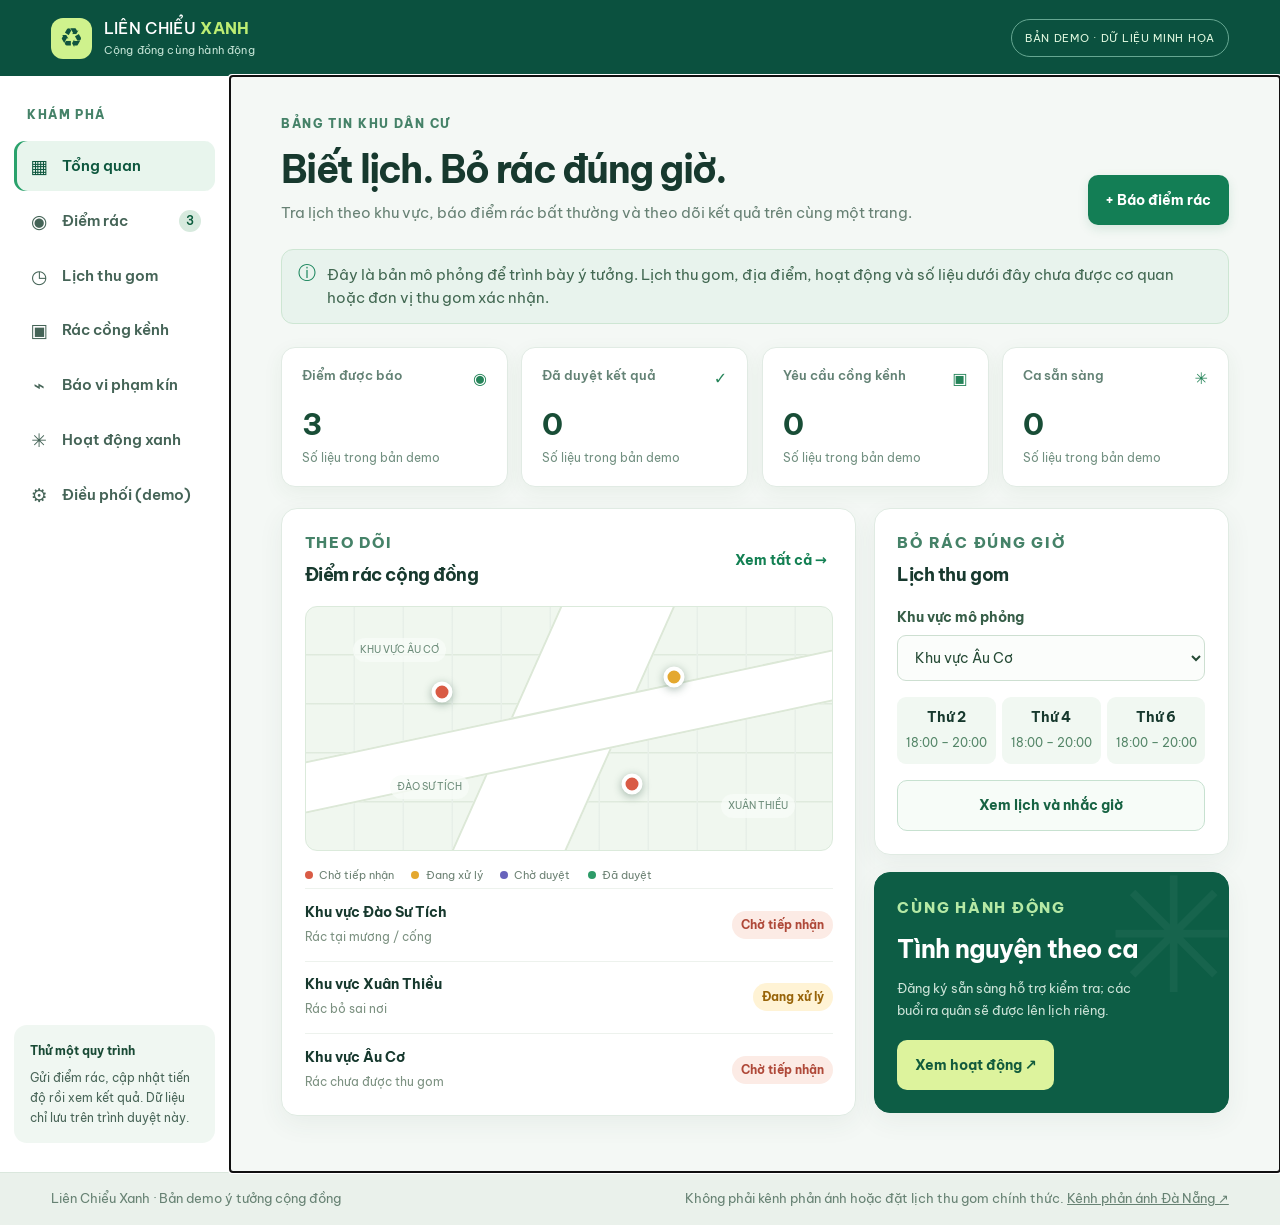
<file: index.html>
<!doctype html>
<html lang="vi">
<head>
  <meta charset="utf-8">
  <meta name="viewport" content="width=device-width, initial-scale=1">
  <meta name="theme-color" content="#0b513f">
  <meta name="description" content="Liên Chiểu Xanh: lịch thu gom, ghi nhận điểm rác và kết nối hoạt động xanh trong khu dân cư.">
  <title>Liên Chiểu Xanh · Demo cộng đồng</title>
  <link rel="stylesheet" href="./style.css">
  <link rel="stylesheet" href="./app.css">
  <script src="./app.js" defer></script>
</head>
<body>
  <a class="skip" href="#main">Đến nội dung chính</a>
  <header class="topbar">
    <div class="brand"><span class="brand-mark" aria-hidden="true">♻</span><span>LIÊN CHIỂU <strong>XANH</strong><small>Cộng đồng cùng hành động</small></span></div>
    <span class="demo-pill">BẢN DEMO · DỮ LIỆU MINH HỌA</span>
  </header>
  <div class="shell">
    <nav class="sidebar" aria-label="Điều hướng chính">
      <p class="nav-label">KHÁM PHÁ</p>
      <button type="button" class="nav-item active" data-view="home" aria-current="page"><span aria-hidden="true">▦</span> Tổng quan</button>
      <button type="button" class="nav-item" data-view="reports"><span aria-hidden="true">◉</span> Điểm rác <span id="navCount" class="nav-count"></span></button>
      <button type="button" class="nav-item" data-view="schedule"><span aria-hidden="true">◷</span> Lịch thu gom</button>
      <button type="button" class="nav-item" data-view="bulky"><span aria-hidden="true">▣</span> Rác cồng kềnh</button>
      <button type="button" class="nav-item" data-view="violations"><span aria-hidden="true">⌁</span> Báo vi phạm kín</button>
      <button type="button" class="nav-item" data-view="activities"><span aria-hidden="true">✳</span> Hoạt động xanh</button>
      <a class="nav-item" href="./admin.html"><span aria-hidden="true">⚙</span> Điều phối (demo)</a>
      <div class="sidebar-note"><b>Thử một quy trình</b><p>Gửi điểm rác, cập nhật tiến độ rồi xem kết quả. Dữ liệu chỉ lưu trên trình duyệt này.</p></div>
    </nav>
    <main id="main" tabindex="-1">
      <section id="view-home" class="view active" aria-labelledby="home-title">
        <div class="page-heading"><div><p class="eyebrow">BẢNG TIN KHU DÂN CƯ</p><h1 id="home-title">Biết lịch. Bỏ rác đúng giờ.</h1><p>Tra lịch theo khu vực, báo điểm rác bất thường và theo dõi kết quả trên cùng một trang.</p></div><button class="primary" type="button" data-action="report">+ Báo điểm rác</button></div>
        <div class="notice"><span aria-hidden="true">ⓘ</span><span>Đây là bản mô phỏng để trình bày ý tưởng. Lịch thu gom, địa điểm, hoạt động và số liệu dưới đây chưa được cơ quan hoặc đơn vị thu gom xác nhận.</span></div>
        <div class="stats" id="stats"></div>
        <div class="home-grid">
          <section class="panel map-panel" aria-labelledby="map-title"><div class="panel-head"><div><p class="eyebrow">THEO DÕI</p><h2 id="map-title">Điểm rác cộng đồng</h2></div><button class="text-button" type="button" data-view="reports">Xem tất cả →</button></div><div class="schematic" id="homeMap" role="img" aria-label="Sơ đồ minh họa các điểm rác; danh sách chi tiết ở bên dưới"></div><div class="map-legend"><span><i class="dot waiting"></i> Chờ tiếp nhận</span><span><i class="dot working"></i> Đang xử lý</span><span><i class="dot review"></i> Chờ duyệt</span><span><i class="dot done"></i> Đã duyệt</span></div><div id="recentReports" class="recent-list"></div></section>
          <div class="right-stack"><section class="panel"><div class="panel-head"><div><p class="eyebrow">BỎ RÁC ĐÚNG GIỜ</p><h2>Lịch thu gom</h2></div></div><label for="homeArea">Khu vực mô phỏng</label><select id="homeArea" class="field"><option value="auco">Khu vực Âu Cơ</option><option value="xuanchieu">Khu vực Xuân Thiều</option><option value="daosutich">Khu vực Đào Sư Tích</option></select><div id="homeSchedule"></div><button class="secondary full" type="button" data-view="schedule">Xem lịch và nhắc giờ</button></section><section class="panel green-panel"><p class="eyebrow">CÙNG HÀNH ĐỘNG</p><h2>Tình nguyện theo ca</h2><p>Đăng ký sẵn sàng hỗ trợ kiểm tra; các buổi ra quân sẽ được lên lịch riêng.</p><button class="light-button" type="button" data-view="activities">Xem hoạt động <span aria-hidden="true">↗</span></button></section></div>
        </div>
      </section>
      <section id="view-reports" class="view" aria-labelledby="reports-title" hidden><div class="page-heading"><div><p class="eyebrow">GHI NHẬN & THEO DÕI</p><h1 id="reports-title">Điểm rác cộng đồng</h1><p>Thông tin do người dùng nhập trong bản demo chỉ hiển thị trên trình duyệt này.</p></div><button class="primary" type="button" data-action="report">+ Báo điểm rác</button></div><div class="toolbar"><label for="statusFilter">Trạng thái</label><select id="statusFilter" class="field"><option value="all">Tất cả</option><option value="waiting">Chờ tiếp nhận</option><option value="working">Đang xử lý</option><option value="review">Chờ duyệt kết quả</option><option value="done">Đã xử lý</option></select><span id="reportCount" class="count-copy"></span></div><div class="reports-layout"><div id="reportCards" class="card-list"></div><div class="panel side-map"><p class="eyebrow">SƠ ĐỒ MINH HỌA</p><h2>Các điểm được báo</h2><div class="schematic" id="reportMap" role="img" aria-label="Sơ đồ minh họa; vị trí các dấu chấm không phải tọa độ thực"></div><p class="map-caption">Vị trí dấu chấm được đặt để minh họa trạng thái, không dùng để chỉ đường.</p></div></div></section>
      <section id="view-schedule" class="view" aria-labelledby="schedule-title" hidden><div class="page-heading"><div><p class="eyebrow">THÔNG TIN THU GOM</p><h1 id="schedule-title">Lịch bỏ rác theo khu vực</h1><p>Chọn khu vực để xem lịch giả định dùng trong demo.</p></div></div><div class="notice"><span aria-hidden="true">ⓘ</span><span>Toàn bộ khung giờ dưới đây là ví dụ. Khi triển khai thực tế phải xác nhận lịch và nơi tập kết với đơn vị thu gom trước khi công bố.</span></div><div class="panel schedule-panel"><label for="scheduleArea">Khu vực</label><select id="scheduleArea" class="field wide"><option value="auco">Khu vực Âu Cơ</option><option value="xuanchieu">Khu vực Xuân Thiều</option><option value="daosutich">Khu vực Đào Sư Tích</option></select><div id="scheduleDetail"></div><div class="reminder-box"><h2>Nhắc giờ bỏ rác · bản mô phỏng</h2><p>Chọn nhận nhắc trên thiết bị này. Bản tĩnh chưa gửi thông báo tự động; nút bên dưới cho xem mẫu lời nhắc.</p><label class="check-label"><input type="checkbox" id="reminderOptIn"> Tôi muốn nhận nhắc giờ khi chức năng được triển khai</label><button class="secondary" id="previewReminder" type="button">Xem lời nhắc mẫu</button><p id="reminderMessage" class="reminder-message" role="status" aria-live="polite"></p></div><div class="schedule-help"><b>Thấy rác chưa được thu gom?</b><p>Gửi vị trí và ảnh để tạo một ghi nhận theo dõi trong bản demo.</p><button class="secondary" type="button" data-action="report">Báo điểm rác →</button></div></div></section>
      <section id="view-bulky" class="view" aria-labelledby="bulky-title" hidden><div class="page-heading"><div><p class="eyebrow">ĐỒ DÙNG KÍCH THƯỚC LỚN</p><h1 id="bulky-title">Đăng ký rác cồng kềnh</h1><p>Ghi nhận nhu cầu thu gom để thử quy trình tiếp nhận.</p></div></div><div class="two-column"><form id="bulkyForm" class="panel form-panel"><h2>Thông tin đồ cần thu gom</h2><div class="form-grid"><div><label for="bulkyType">Loại đồ <span class="required">*</span></label><select id="bulkyType" name="type" required class="field"><option value="">Chọn loại đồ</option><option>Sofa / ghế</option><option>Nệm</option><option>Bàn / tủ</option><option>Đồ gia dụng lớn</option><option>Khác</option></select></div><div><label for="bulkyQuantity">Số lượng <span class="required">*</span></label><input id="bulkyQuantity" name="quantity" type="number" min="1" max="20" value="1" required class="field"></div></div><label for="bulkyAddress">Địa điểm <span class="required">*</span></label><input id="bulkyAddress" name="address" required maxlength="120" class="field" placeholder="Ví dụ: khu vực Âu Cơ, phường Liên Chiểu"><label for="bulkyTime">Thời gian thuận tiện <span class="required">*</span></label><input id="bulkyTime" name="time" type="datetime-local" required class="field"><label for="bulkyPhoto">Ảnh đồ vật (tùy chọn)</label><input id="bulkyPhoto" name="photo" type="file" accept="image/*" class="field file-field"><label for="bulkyContact">Cách liên hệ (tùy chọn)</label><input id="bulkyContact" name="contact" maxlength="80" class="field" placeholder="Số điện thoại hoặc ghi chú liên hệ"><p class="form-note">Thông tin này chỉ lưu trên thiết bị của bạn trong bản demo, chưa gửi đến đơn vị thu gom.</p><button class="primary" type="submit">Ghi nhận yêu cầu</button></form><section class="panel"><div class="panel-head"><h2>Yêu cầu đã tạo</h2><span id="bulkyCount" class="count-copy"></span></div><div id="bulkyList" class="card-list"></div></section></div></section>
      <section id="view-violations" class="view" aria-labelledby="violations-title" hidden><div class="page-heading"><div><p class="eyebrow">THÔNG TIN CẦN XÁC MINH</p><h1 id="violations-title">Cung cấp bằng chứng kín</h1><p>Tình huống đổ rác sai quy định cần được cơ quan có thẩm quyền tiếp nhận và xác minh.</p></div></div><div class="notice"><span aria-hidden="true">ⓘ</span><span>Bản demo không gửi, không lưu và không công khai tố giác hoặc dữ liệu cá nhân. Đừng đăng ảnh nhận diện người hay biển số vào mục báo điểm rác công khai.</span></div><div class="two-column"><form id="violationForm" class="panel form-panel"><h2>Mô phỏng biểu mẫu riêng</h2><label for="violationPlace">Địa điểm xảy ra <span class="required">*</span></label><input id="violationPlace" class="field" required maxlength="120" placeholder="Địa điểm quan sát được"><label for="violationWhen">Thời điểm quan sát <span class="required">*</span></label><input id="violationWhen" type="datetime-local" class="field" required><label for="violationDetails">Mô tả sự việc <span class="required">*</span></label><textarea id="violationDetails" class="field" rows="4" required maxlength="350" placeholder="Chỉ mô tả điều bạn trực tiếp quan sát"></textarea><label for="violationProof">Ảnh hoặc video (chọn để thử giao diện)</label><input id="violationProof" class="field file-field" type="file" accept="image/*,video/*"><p class="form-note">Tệp được chọn không tải lên và không lưu; bản demo không tiếp nhận tố giác thật.</p><button class="primary" type="submit">Xem bước chuyển kênh</button><p id="violationResult" class="result-message" role="status" aria-live="polite" hidden></p></form><aside class="panel guidance"><h2>Quy trình dự kiến</h2><ol><li>Người dân cung cấp thông tin qua kênh kín khi hệ thống chính thức có đơn vị tiếp nhận.</li><li>Người trực hệ thống kiểm tra tính đầy đủ và chuyển đến cơ quan có thẩm quyền.</li><li>Đơn vị có thẩm quyền xác minh, quyết định việc xử lý và chính sách khen thưởng nếu có.</li></ol><p>Tình nguyện viên không tự đối chất, truy tìm hay công khai thông tin người bị phản ánh.</p><a class="secondary link-button" href="https://gopy.danang.gov.vn/" target="_blank" rel="noopener noreferrer">Đến kênh Góp ý – Phản ánh Đà Nẵng ↗</a></aside></div></section>
      <section id="view-activities" class="view" aria-labelledby="activities-title" hidden><div class="page-heading"><div><p class="eyebrow">THANH NIÊN & KHU DÂN CƯ</p><h1 id="activities-title">Hoạt động xanh</h1><p>Đăng ký sẵn sàng theo ca; các buổi vệ sinh tập trung có lịch hẹn riêng.</p></div></div><div class="notice"><span aria-hidden="true">ⓘ</span><span>Ca và hoạt động dưới đây là tình huống giả định. Đăng ký chỉ lưu trong trình duyệt; chưa điều động người tham gia ngoài thực tế.</span></div><div class="two-column"><form id="shiftForm" class="panel form-panel"><h2>Đăng ký ca tình nguyện (demo)</h2><label for="shiftDay">Ngày sẵn sàng <span class="required">*</span></label><input id="shiftDay" name="day" type="date" required class="field"><label for="shiftPeriod">Khung giờ <span class="required">*</span></label><select id="shiftPeriod" name="period" required class="field"><option value="">Chọn khung giờ</option><option value="Sáng">Sáng</option><option value="Chiều">Chiều</option></select><p class="form-note">Người trực sẽ cần xác nhận lại trước khi giao việc. Chỉ hỗ trợ kiểm tra hoặc dọn rác thông thường, an toàn.</p><button class="primary" type="submit">Lưu ca trên thiết bị</button><div id="shiftList" aria-live="polite"></div></form><section class="panel guidance"><h2>Hai cách tham gia</h2><p><b>Ca sẵn sàng:</b> Người trực hệ thống liên hệ tình nguyện viên theo ca để kiểm tra hiện trường hoặc hỗ trợ việc an toàn.</p><p><b>Buổi ra quân:</b> Nhóm lên lịch riêng, chuẩn bị người phụ trách và dụng cụ trước khi tổ chức.</p><p>Không tự xử lý rác nguy hại, sự cố hạ tầng hay tranh cãi về hành vi vi phạm.</p></section></div><div id="activityCards" class="activity-grid activity-section"></div></section>
    </main>
  </div>
  <footer class="footer"><span>Liên Chiểu Xanh · Bản demo ý tưởng cộng đồng</span><span>Không phải kênh phản ánh hoặc đặt lịch thu gom chính thức. <a href="https://gopy.danang.gov.vn/" target="_blank" rel="noopener noreferrer">Kênh phản ánh Đà Nẵng ↗</a></span></footer>
  <dialog id="reportDialog" class="modal" aria-labelledby="dialog-title"><form id="reportForm" class="dialog-form"><div class="dialog-head"><div><p class="eyebrow">GHI NHẬN MỚI</p><h2 id="dialog-title">Báo điểm rác</h2></div><button type="button" class="close" data-close aria-label="Đóng">×</button></div><label for="reportLocation">Vị trí <span class="required">*</span></label><input id="reportLocation" name="location" required maxlength="120" class="field" placeholder="Ví dụ: gần đầu kiệt Âu Cơ"><label for="reportType">Loại vấn đề <span class="required">*</span></label><select id="reportType" name="type" required class="field"><option value="">Chọn loại vấn đề</option><option>Rác chưa được thu gom</option><option>Rác bỏ sai nơi</option><option>Rác tại mương / cống</option><option>Rác cồng kềnh</option><option>Khác</option></select><label for="reportPhoto">Ảnh hiện trường (tùy chọn)</label><input id="reportPhoto" name="photo" type="file" accept="image/*" class="field file-field"><label for="reportDescription">Mô tả ngắn <span class="required">*</span></label><textarea id="reportDescription" name="description" required maxlength="300" rows="3" class="field" placeholder="Rác tồn đọng bao lâu? Có ảnh hưởng lối đi hoặc miệng cống không?"></textarea><label for="reportSeverity">Mức độ <span class="required">*</span></label><select id="reportSeverity" name="severity" class="field"><option value="medium">Cần xử lý</option><option value="low">Ít ảnh hưởng</option><option value="high">Ảnh hưởng lối đi / thoát nước</option></select><p class="form-note">Chỉ gửi ảnh điểm rác, không đưa thông tin nhận diện người khác vào mục công khai. Ghi nhận chỉ lưu trên trình duyệt, chưa chuyển đến đơn vị xử lý.</p><div class="dialog-actions"><button class="secondary" type="button" data-close>Hủy</button><button class="primary" type="submit">Lưu ghi nhận</button></div></form></dialog>
  <div id="toast" class="toast" role="status" aria-live="polite"></div>
</body>
</html>
</file>
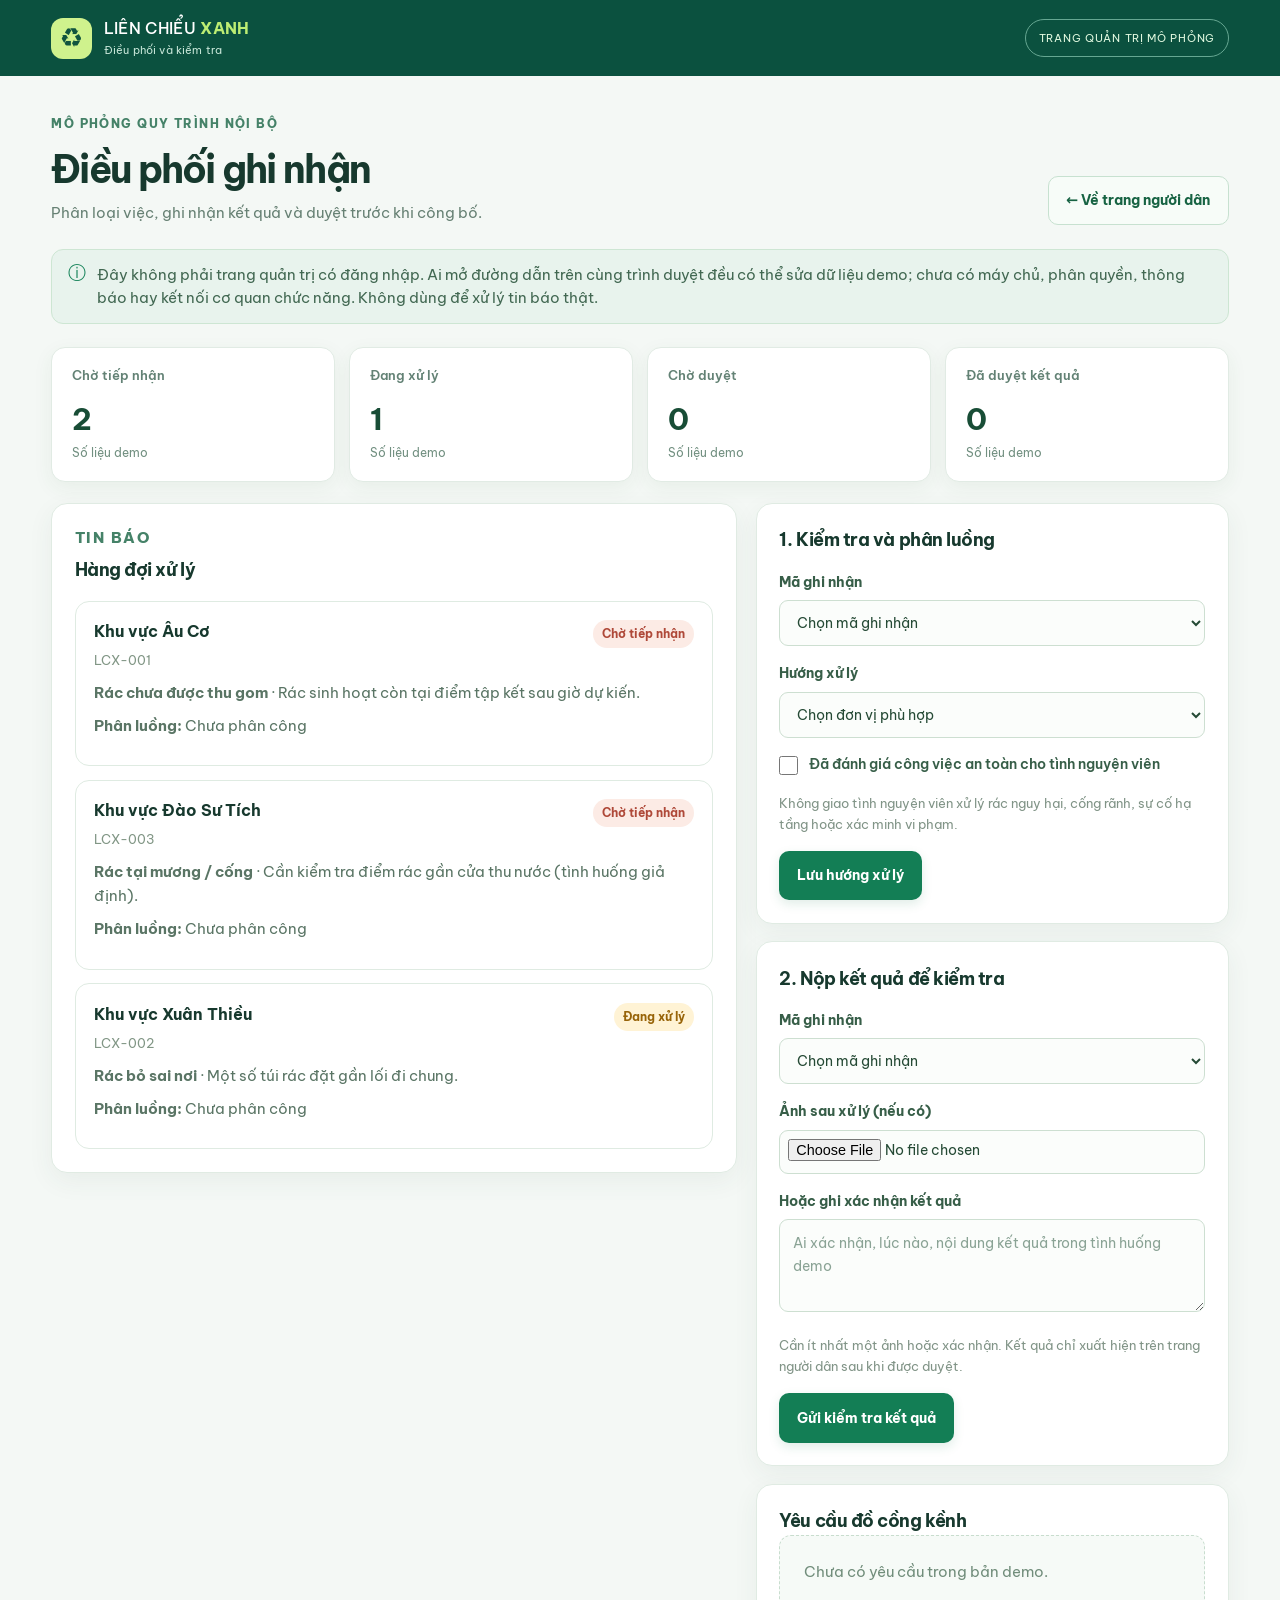
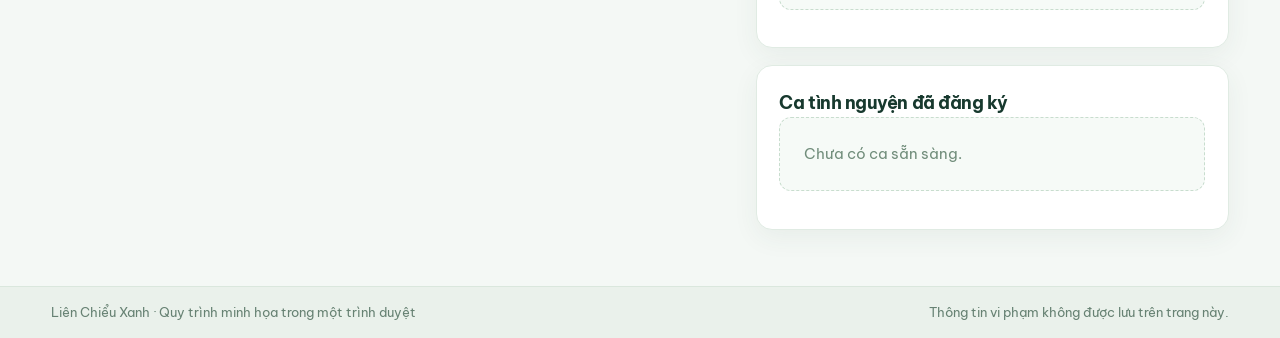
<file: admin.html>
<!doctype html>
<html lang="vi">
<head>
  <meta charset="utf-8">
  <meta name="viewport" content="width=device-width, initial-scale=1">
  <meta name="theme-color" content="#0b513f">
  <meta name="description" content="Trang điều phối minh họa của dự án Liên Chiểu Xanh.">
  <title>Điều phối demo · Liên Chiểu Xanh</title>
  <link rel="stylesheet" href="./style.css">
  <link rel="stylesheet" href="./app.css">
  <script src="./admin.js" defer></script>
</head>
<body>
  <a class="skip" href="#main">Đến nội dung chính</a>
  <header class="topbar"><div class="brand"><span class="brand-mark" aria-hidden="true">♻</span><span>LIÊN CHIỂU <strong>XANH</strong><small>Điều phối và kiểm tra</small></span></div><span class="demo-pill">TRANG QUẢN TRỊ MÔ PHỎNG</span></header>
  <main id="main" class="admin-main">
    <div class="page-heading"><div><p class="eyebrow">MÔ PHỎNG QUY TRÌNH NỘI BỘ</p><h1>Điều phối ghi nhận</h1><p>Phân loại việc, ghi nhận kết quả và duyệt trước khi công bố.</p></div><a class="secondary link-button" href="./index.html#reports">← Về trang người dân</a></div>
    <div class="notice"><span aria-hidden="true">ⓘ</span><span>Đây không phải trang quản trị có đăng nhập. Ai mở đường dẫn trên cùng trình duyệt đều có thể sửa dữ liệu demo; chưa có máy chủ, phân quyền, thông báo hay kết nối cơ quan chức năng. Không dùng để xử lý tin báo thật.</span></div>
    <div id="adminStats" class="stats" aria-live="polite"></div>
    <div class="admin-grid">
      <section class="panel"><div class="panel-head"><div><p class="eyebrow">TIN BÁO</p><h2>Hàng đợi xử lý</h2></div></div><div id="adminReports" class="card-list"></div></section>
      <div class="right-stack">
        <form id="triageForm" class="panel form-panel"><h2>1. Kiểm tra và phân luồng</h2><label for="triageId">Mã ghi nhận</label><select id="triageId" name="id" class="field" required></select><label for="triageTo">Hướng xử lý</label><select id="triageTo" name="to" class="field" required><option value="">Chọn đơn vị phù hợp</option><option value="volunteer">Tình nguyện viên theo ca · việc an toàn</option><option value="collector">Đơn vị thu gom / chuyên môn</option><option value="authority">Cơ quan có thẩm quyền / kênh chính thức</option></select><label class="check-label"><input type="checkbox" id="triageSafe"> Đã đánh giá công việc an toàn cho tình nguyện viên</label><p class="form-note">Không giao tình nguyện viên xử lý rác nguy hại, cống rãnh, sự cố hạ tầng hoặc xác minh vi phạm.</p><button class="primary" type="submit">Lưu hướng xử lý</button></form>
        <form id="resultForm" class="panel form-panel"><h2>2. Nộp kết quả để kiểm tra</h2><label for="resultId">Mã ghi nhận</label><select id="resultId" name="id" class="field" required></select><label for="resultPhoto">Ảnh sau xử lý (nếu có)</label><input id="resultPhoto" name="photo" type="file" accept="image/*" class="field file-field"><label for="resultConfirmation">Hoặc ghi xác nhận kết quả</label><textarea id="resultConfirmation" name="confirmation" rows="3" maxlength="240" class="field" placeholder="Ai xác nhận, lúc nào, nội dung kết quả trong tình huống demo"></textarea><p class="form-note">Cần ít nhất một ảnh hoặc xác nhận. Kết quả chỉ xuất hiện trên trang người dân sau khi được duyệt.</p><button class="primary" type="submit">Gửi kiểm tra kết quả</button></form>
        <section class="panel"><h2>Yêu cầu đồ cồng kềnh</h2><div id="adminBulky"></div></section>
        <section class="panel"><h2>Ca tình nguyện đã đăng ký</h2><div id="adminShifts"></div></section>
      </div>
    </div>
  </main>
  <footer class="footer"><span>Liên Chiểu Xanh · Quy trình minh họa trong một trình duyệt</span><span>Thông tin vi phạm không được lưu trên trang này.</span></footer>
  <div id="toast" class="toast" role="status" aria-live="polite"></div>
</body>
</html>
</file>
<file: style.css>
@import url('https://fonts.googleapis.com/css2?family=Be+Vietnam+Pro:wght@400;500;600;700;800&display=swap');
:root{font-family:"Be Vietnam Pro",system-ui,sans-serif;color:#17392e;background:#f4f8f5;font-synthesis:none}*{box-sizing:border-box}body{margin:0;min-width:320px}button,input,select,textarea{font:inherit}button{cursor:pointer}button:focus-visible,a:focus-visible,input:focus-visible,select:focus-visible,textarea:focus-visible{outline:3px solid #ffb85c;outline-offset:2px}h1,h2,h3,p{margin-top:0}h1{font-size:clamp(1.65rem,3vw,2.45rem);letter-spacing:-.045em;line-height:1.25;margin-bottom:.5rem}h2{font-size:1.14rem;letter-spacing:-.025em;margin-bottom:0}h3{font-size:1rem;line-height:1.4;margin-bottom:.3rem}p{line-height:1.65}a{color:inherit}.skip{position:absolute;top:-60px;left:1rem;background:#fff;padding:.7rem;z-index:20}.skip:focus{top:1rem}.topbar{height:76px;background:#0b513f;color:#fff;display:flex;align-items:center;justify-content:space-between;padding:0 clamp(1rem,4vw,4rem);gap:1rem}.brand{display:flex;align-items:center;gap:.72rem;line-height:1.1;font-size:1.02rem;font-weight:500;letter-spacing:.02em;white-space:nowrap}.brand strong{color:#bded73}.brand small{display:block;font-size:.7rem;font-weight:400;letter-spacing:.015em;color:#c6e5d7;margin-top:.35rem}.brand-mark{display:grid;place-items:center;width:41px;height:41px;border-radius:12px;background:#cff28d;color:#10543e;font-size:1.65rem;font-weight:700}.demo-pill{font-size:.68rem;letter-spacing:.065em;border:1px solid #66a792;border-radius:100px;padding:.58rem .8rem;color:#e0f8df;white-space:nowrap}.shell{max-width:1600px;min-height:calc(100vh - 140px);margin:auto;display:grid;grid-template-columns:230px minmax(0,1fr)}.sidebar{background:#fff;border-right:1px solid #dce9e1;padding:1.8rem .85rem;display:flex;flex-direction:column;gap:.3rem}.nav-label,.eyebrow{font-size:.7rem;letter-spacing:.12em;font-weight:800;color:#458268}.nav-label{padding:0 .85rem;margin:0 0 .75rem}.nav-item{border:0;background:transparent;color:#456457;width:100%;text-align:left;display:flex;gap:.7rem;align-items:center;padding:.85rem .9rem;border-radius:11px;font-size:.88rem;font-weight:600}.nav-item>span:first-child{width:1.4rem;font-size:1.17rem;line-height:1;text-align:center}.nav-item:hover,.nav-item.active{color:#0d573e;background:#e8f5ed}.nav-item.active{box-shadow:inset 3px 0 #2aa26c}.nav-count{margin-left:auto;background:#d7eade;color:#0a5b3c;padding:.12rem .43rem;border-radius:20px;font-size:.72rem}.sidebar-note{margin-top:auto;background:#f0f7f2;border-radius:13px;padding:1rem;color:#496558;font-size:.78rem;line-height:1.55}.sidebar-note b{color:#194a35}.sidebar-note p{margin:.45rem 0 0;font-size:.75rem}main{padding:clamp(1.2rem,3vw,2.7rem) clamp(1rem,4vw,3.5rem) 3.5rem;min-width:0}.view{max-width:1250px;margin:auto}.view[hidden]{display:none}.page-heading{display:flex;align-items:flex-end;justify-content:space-between;gap:1rem;margin:0 0 1.5rem}.page-heading p:last-child{color:#678174;margin-bottom:0}.eyebrow{margin-bottom:.65rem}.primary,.secondary,.light-button{border:0;border-radius:10px;font-weight:700;font-size:.85rem;padding:.85rem 1.1rem;transition:transform .15s,background .15s;white-space:nowrap}.primary{background:#137e55;color:#fff;box-shadow:0 4px 11px #14754b22}.primary:hover{background:#096a46;transform:translateY(-1px)}.secondary{border:1px solid #c7e1d0;color:#176343;background:#f7fcf8}.secondary:hover{background:#e5f5e9}.full{width:100%}.notice{display:flex;align-items:flex-start;gap:.65rem;background:#e8f3ed;color:#426852;border:1px solid #cde6d3;border-radius:12px;padding:.8rem 1rem;font-size:.78rem;line-height:1.6;margin-bottom:1.45rem}.notice>span:first-child{font-size:1.1rem;line-height:1.1;color:#148258}.stats{display:grid;grid-template-columns:repeat(4,minmax(0,1fr));gap:.85rem;margin-bottom:1.3rem}.stat{background:#fff;border:1px solid #e1ebe4;border-radius:14px;padding:1.15rem 1.25rem;box-shadow:0 6px 20px #285c3710}.stat .stat-top{color:#638275;font-size:.76rem;font-weight:600;display:flex;justify-content:space-between;gap:.4rem}.stat .stat-icon{font-size:1rem;color:#258459}.stat strong{display:block;font-size:1.9rem;letter-spacing:-.055em;margin-top:.6rem;color:#184d36}.stat small{display:block;color:#729081;margin-top:.1rem;font-size:.68rem}.home-grid{display:grid;grid-template-columns:minmax(0,1.62fr) minmax(280px,1fr);gap:1.1rem}.panel{background:#fff;border:1px solid #e0ebe3;border-radius:16px;padding:1.4rem;box-shadow:0 8px 26px #284c3810;min-width:0}.panel-head{display:flex;justify-content:space-between;align-items:center;gap:1rem;margin-bottom:1rem}.panel-head .eyebrow{margin-bottom:.35rem}.text-button{border:0;background:none;color:#138053;font-size:.81rem;font-weight:700;white-space:nowrap}.text-button:hover{text-decoration:underline}.right-stack{display:grid;gap:1.1rem;align-content:start}.schematic{height:245px;position:relative;overflow:hidden;border:1px solid #dbeadb;border-radius:12px;background:repeating-linear-gradient(90deg,transparent 0 47px,#e7efe8 48px 49px),repeating-linear-gradient(0deg,#f0f7ef 0 47px,#dfeadd 48px 49px)}.schematic:before{content:"";position:absolute;inset:-25% 41% -25% 39%;transform:rotate(24deg);background:#fff;border-left:2px solid #dce8d7;border-right:2px solid #dce8d7}.schematic:after{content:"";position:absolute;inset:41% -10% 38% -10%;transform:rotate(-12deg);background:#fff;border-top:2px solid #dce8d7;border-bottom:2px solid #dce8d7}.map-street{position:absolute;z-index:1;font-size:.64rem;color:#6c8c79;background:#f9fcf8bd;border-radius:20px;padding:.25rem .45rem}.map-street.a{top:13%;left:9%}.map-street.b{bottom:13%;right:7%}.map-street.c{bottom:21%;left:16%}.map-pin{position:absolute;z-index:2;width:21px;height:21px;border:4px solid #fff;border-radius:50%;box-shadow:0 2px 9px #24513963;transform:translate(-50%,-50%)}.map-pin.waiting{background:#d95b45}.map-pin.working{background:#e4a82f}.map-pin.done{background:#2d9b68}.map-legend{display:flex;flex-wrap:wrap;gap:.45rem 1.1rem;color:#6c8173;font-size:.68rem;padding:1rem 0 .3rem}.dot{width:8px;height:8px;border-radius:50%;display:inline-block;margin-right:.2rem}.dot.waiting{background:#d95b45}.dot.working{background:#e4a82f}.dot.done{background:#2d9b68}.recent-list{border-top:1px solid #edf2ed}.recent-row{display:flex;align-items:center;justify-content:space-between;gap:1rem;padding:.8rem 0;border-bottom:1px solid #edf2ed}.recent-row:last-child{border:0;padding-bottom:0}.recent-row b{font-size:.78rem;display:block;overflow:hidden;text-overflow:ellipsis;white-space:nowrap;max-width:270px}.recent-row small{font-size:.68rem;color:#7c9181}.badge{display:inline-flex;align-items:center;border-radius:30px;padding:.3rem .55rem;font-size:.65rem;font-weight:700;white-space:nowrap}.badge.waiting{color:#af4939;background:#fcebe5}.badge.working{color:#986409;background:#fff3d5}.badge.done{color:#167449;background:#dff4e6}.panel label,.dialog-form label{display:block;color:#375e48;font-size:.78rem;font-weight:700;margin:1rem 0 .45rem}.field{width:100%;background:#fbfdfb;border:1px solid #cddfd1;color:#254a35;border-radius:9px;padding:.75rem .8rem;min-height:44px;outline:0;font-size:.86rem}.field:focus{border-color:#2b9a68;box-shadow:0 0 0 3px #3ba97421}.field::placeholder{color:#8aa395}.file-field{padding:.5rem}.schedule-short{display:grid;grid-template-columns:repeat(3,1fr);gap:.4rem;margin:1rem 0}.schedule-short div{border-radius:9px;background:#f1f8f2;padding:.65rem .45rem;text-align:center}.schedule-short b{display:block;font-size:.73rem}.schedule-short small{color:#538567;font-size:.66rem}.green-panel{background:#0d5d45;color:#fff;border-color:#0d5d45;position:relative;overflow:hidden}.green-panel:after{content:"✳";position:absolute;font-size:10rem;right:-.8rem;top:-4rem;color:#ffffff0b;pointer-events:none}.green-panel .eyebrow{color:#b6e9a5}.green-panel h2{font-size:1.55rem}.green-panel p:not(.eyebrow){color:#cce3d8;font-size:.83rem;margin:.6rem 0 1.15rem;max-width:250px}.light-button{color:#125b3d;background:#ddf39d}.light-button:hover{background:#edffb7}.footer{background:#eaf1eb;border-top:1px solid #dae7dd;color:#678273;display:flex;justify-content:space-between;gap:1rem;padding:1rem clamp(1rem,4vw,4rem);font-size:.72rem}.toolbar{display:flex;align-items:center;gap:.7rem;margin:1rem 0}.toolbar label{font-size:.83rem;font-weight:700}.toolbar .field{width:auto;min-width:190px;background:white}.count-copy{font-size:.75rem;color:#6f8d7c}.reports-layout{display:grid;grid-template-columns:minmax(0,1fr) minmax(260px,.63fr);gap:1.1rem;align-items:start}.card-list{display:grid;gap:.85rem}.report-card{background:#fff;border:1px solid #dfebe2;border-radius:14px;padding:1.15rem;box-shadow:0 6px 20px #284c3810}.report-card-header{display:flex;justify-content:space-between;align-items:flex-start;gap:.8rem}.report-card p{font-size:.82rem;color:#5a7565;margin:.55rem 0}.meta{color:#819685;font-size:.7rem}.report-photo{display:block;width:100%;max-height:190px;object-fit:cover;border-radius:9px;margin:.85rem 0}.photo-pair{display:grid;grid-template-columns:repeat(2,minmax(0,1fr));gap:.6rem}.photo-pair figure{margin:.4rem 0}.photo-pair img{width:100%;height:115px;object-fit:cover;border-radius:8px}.photo-pair figcaption{font-size:.7rem;color:#6d8979}.report-card button{margin-top:.7rem}.side-map{position:sticky;top:1rem}.side-map .schematic{margin:1rem 0}.map-caption{font-size:.7rem;color:#829484;margin:0}.schedule-panel{max-width:750px}.wide{max-width:420px}.day-grid{display:grid;grid-template-columns:repeat(3,1fr);gap:.7rem;margin:1.2rem 0}.day-card{border:1px solid #dceade;background:#f5fbf6;border-radius:12px;padding:1rem}.day-card strong{font-size:1.2rem;display:block;margin-bottom:.55rem}.day-card small{color:#539369}.schedule-help{border-top:1px solid #e6efe7;margin-top:1.8rem;padding-top:1.3rem}.schedule-help p{font-size:.84rem;color:#678374;margin:.35rem 0 1rem}.two-column{display:grid;grid-template-columns:repeat(2,minmax(0,1fr));gap:1.1rem;align-items:start}.form-panel h2{margin-bottom:1rem}.form-grid{display:grid;grid-template-columns:2fr 1fr;gap:.7rem}.form-note{font-size:.72rem!important;color:#819487!important;margin:1rem 0!important}.mini-card{background:#f7fbf8;border:1px solid #dce9df;padding:1rem;border-radius:12px;margin-top:.7rem}.mini-card p{font-size:.8rem;margin:.3rem 0;color:#5a7565}.mini-card small{color:#748c7b;font-size:.7rem}.mini-card .badge{margin-top:.5rem}.empty{background:#f6faf7;border:1px dashed #c8ddce;border-radius:12px;padding:1.5rem;color:#718d7b;font-size:.82rem}.activity-grid{display:grid;grid-template-columns:repeat(2,minmax(0,1fr));gap:1rem}.activity-card{display:flex;flex-direction:column;min-height:270px}.activity-card .activity-icon{width:44px;height:44px;display:grid;place-items:center;background:#e4f4e9;color:#187c52;font-size:1.5rem;border-radius:11px;margin-bottom:1rem}.activity-card p{color:#638073;font-size:.83rem;margin:.5rem 0}.activity-meta{border-top:1px solid #edf2ee;margin-top:auto;padding-top:1rem;display:flex;flex-wrap:wrap;gap:.65rem;color:#62816e;font-size:.75rem}.activity-card button{align-self:flex-start;margin-top:1rem}.modal{border:0;padding:0;border-radius:17px;width:min(520px,calc(100% - 1.5rem));max-height:min(90vh,850px);box-shadow:0 22px 75px #122f2990}.modal::backdrop{background:#0b2f25a8}.dialog-form{padding:1.45rem;max-height:90vh;overflow:auto}.dialog-head{display:flex;justify-content:space-between;align-items:flex-start}.close{border:0;background:#edf5ef;color:#426a50;width:34px;height:34px;border-radius:50%;font-size:1.5rem}.dialog-form label{margin-top:1.15rem}.required{color:#ca563e}.dialog-actions{display:flex;justify-content:flex-end;gap:.6rem;margin-top:1.35rem}.toast{position:fixed;right:1.2rem;bottom:1.2rem;background:#123e2e;color:white;padding:.85rem 1.15rem;border-radius:10px;box-shadow:0 8px 30px #153a2866;font-size:.82rem;max-width:350px;z-index:30;opacity:0;transform:translateY(12px);pointer-events:none;transition:.2s}.toast.show{opacity:1;transform:none}@media(max-width:1050px){.shell{grid-template-columns:190px minmax(0,1fr)}.stats{grid-template-columns:repeat(2,minmax(0,1fr))}.home-grid,.reports-layout{grid-template-columns:1fr}.right-stack{grid-template-columns:repeat(2,minmax(0,1fr))}.side-map{position:static}.side-map .schematic{height:200px}}@media(max-width:700px){.topbar{height:64px;padding:0 1rem}.brand{font-size:.85rem}.brand-mark{width:35px;height:35px;font-size:1.35rem}.brand small{font-size:.62rem}.demo-pill{font-size:.54rem;white-space:normal;text-align:center;padding:.4rem .5rem;max-width:118px}.shell{display:block}.sidebar{position:sticky;top:0;z-index:10;flex-direction:row;overflow:auto;gap:.25rem;padding:.5rem;background:#fff;box-shadow:0 4px 12px #1b442118}.nav-label,.sidebar-note,.nav-count{display:none}.nav-item{width:auto;white-space:nowrap;flex:0 0 auto;padding:.65rem .75rem;font-size:.73rem;gap:.35rem}.nav-item>span:first-child{width:auto;font-size:1rem}.nav-item.active{box-shadow:inset 0 -3px #2aa26c}main{padding:1.3rem .8rem 2.5rem}.page-heading{align-items:flex-start;flex-direction:column;gap:.9rem}.page-heading .primary{width:100%}.notice{font-size:.72rem}.stats{gap:.6rem}.stat{padding:.85rem}.stat strong{font-size:1.55rem}.stat .stat-top{font-size:.69rem}.right-stack,.two-column,.activity-grid{grid-template-columns:1fr}.panel{padding:1.1rem}.footer{flex-direction:column;padding:1rem;font-size:.67rem}.day-grid{grid-template-columns:1fr}.schedule-short{gap:.25rem}.schedule-short div{padding:.5rem .25rem}.recent-row b{max-width:165px}.toolbar{flex-wrap:wrap}.toolbar .field{flex:1;min-width:0}}
</file>
<file: app.css>
/* Improvements shared by the resident and demonstration coordination pages. */
:root{font-size:16px}
body{line-height:1.55}
.nav-item{font-size:.92rem;text-decoration:none}
.page-heading p:last-child,.notice,.panel p,.report-card p,.mini-card p,.activity-card p,.schedule-help p{font-size:.92rem}
.panel label,.dialog-form label,.toolbar label,.field,.primary,.secondary,.light-button,.text-button{font-size:.9rem}
.form-note,.count-copy,.meta,.map-caption,.mini-card small,.footer,.activity-meta,.stat .stat-top{font-size:.8rem!important}
.eyebrow,.nav-label,.badge,.stat small{font-size:.75rem}
.schedule-short b,.recent-row b{font-size:.85rem}
.schedule-short small,.recent-row small{font-size:.78rem}
.badge{white-space:normal;text-align:center}
.badge.review{background:#e9e9ff;color:#4e46a4}
.dot.review,.map-pin.review{background:#6863bc}
.review-note{color:#534b9b!important}
.schedule-disclaimer{color:#426852;font-size:.88rem!important}
.reminder-box,.review-box{background:#f4f9f5;border:1px solid #d6e8d9;border-radius:12px;padding:1.1rem;margin-top:1.3rem}
.reminder-box h2,.review-box h2{margin-bottom:.45rem}
.reminder-box p,.guidance p{font-size:.9rem;line-height:1.65;color:#4b6d5a}
.check-label{display:flex!important;align-items:flex-start;gap:.65rem;margin:1rem 0!important;font-weight:600!important;line-height:1.5}
.check-label input{width:19px;height:19px;flex:none;accent-color:#147a52;margin:.12rem 0}
.reminder-message:empty{display:none}
.reminder-message,.result-message{margin:.9rem 0 0;border-radius:10px;padding:.9rem 1rem;background:#e6f5ea;color:#20503a;font-size:.9rem}
.result-message[hidden]{display:none}
.guidance ol{padding-left:1.3rem;line-height:1.75;color:#3c604c;font-size:.94rem}
.guidance li{margin:.8rem 0}
.link-button{display:inline-flex;align-items:center;justify-content:center;text-decoration:none;white-space:normal;line-height:1.4}
.activity-section{margin-top:1.2rem}
.shift-entry{display:flex;align-items:center;justify-content:space-between;gap:1rem;padding:.65rem 0;border-bottom:1px solid #e1ece2;font-size:.88rem}
.shift-entry:last-child{border-bottom:0}
.form-panel #shiftList{margin-top:1.4rem}
.form-panel #shiftList h3{font-size:.92rem}
.admin-main{max-width:1430px;margin:auto;min-height:calc(100vh - 160px)}
.admin-grid{display:grid;grid-template-columns:minmax(0,1.45fr) minmax(300px,1fr);gap:1.2rem;align-items:start}
.admin-grid .right-stack{display:grid;grid-template-columns:1fr}
.admin-grid .report-card{box-shadow:none}
.review-actions{display:flex;gap:.65rem;flex-wrap:wrap;margin-top:1rem}
.review-actions button{white-space:normal}
.admin-grid .field{width:100%}
@media(max-width:1050px){.admin-grid{grid-template-columns:1fr}.admin-grid .right-stack{grid-template-columns:repeat(2,minmax(0,1fr))}}
@media(max-width:700px){.admin-grid .right-stack{grid-template-columns:1fr}.nav-item{font-size:.85rem}.topbar .demo-pill{max-width:126px;font-size:.64rem}.page-heading p:last-child{font-size:.9rem}.stats{grid-template-columns:repeat(2,minmax(0,1fr))}.report-card-header{flex-wrap:wrap}}
@media(max-width:380px){.brand{font-size:.75rem;letter-spacing:0}.brand small{display:none}.brand-mark{width:31px;height:31px;font-size:1.1rem}.topbar .demo-pill{max-width:110px;font-size:.58rem}}
@media(prefers-reduced-motion:reduce){*,*::before,*::after{scroll-behavior:auto!important;transition:none!important}}
</file>
